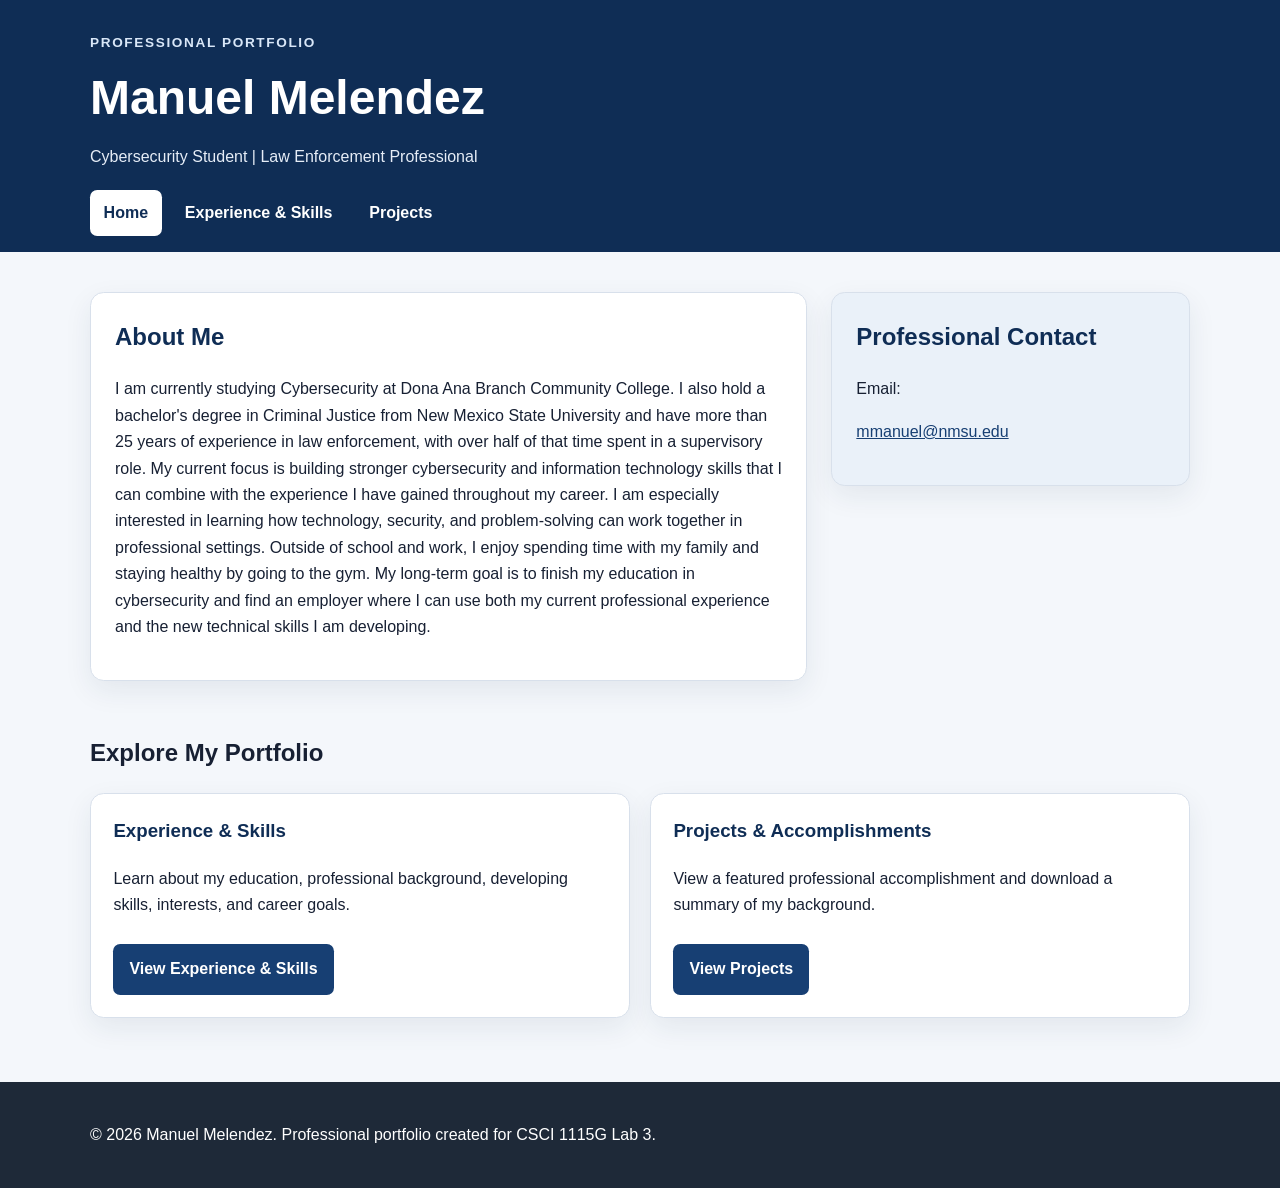
<file: index.html>
<!DOCTYPE html>
<html lang="en">
<head>
  <meta charset="UTF-8">
  <meta name="viewport" content="width=device-width, initial-scale=1.0">
  <meta name="description" content="Professional portfolio website for Manuel Melendez, Cybersecurity student at Dona Ana Branch Community College.">
  <title>Manuel Melendez | Cybersecurity Portfolio</title>
  <link rel="stylesheet" href="styles.css">
</head>
<body>
  <a class="skip-link" href="#main-content">Skip to main content</a>

  <header class="site-header">
    <div class="container header-inner">
      <div>
        <p class="eyebrow">Professional Portfolio</p>
        <h1>Manuel Melendez</h1>
        <p class="subtitle">Cybersecurity Student | Law Enforcement Professional</p>
      </div>
      <nav aria-label="Main navigation">
        <a class="active" href="index.html">Home</a>
        <a href="experience.html">Experience &amp; Skills</a>
        <a href="projects.html">Projects</a>
      </nav>
    </div>
  </header>

  <main id="main-content">
    <section class="hero container">
      <div class="hero-card">
        <h2>About Me</h2>
        <p>
          I am currently studying Cybersecurity at Dona Ana Branch Community College. I also hold a
          bachelor's degree in Criminal Justice from New Mexico State University and have more than
          25 years of experience in law enforcement, with over half of that time spent in a supervisory
          role. My current focus is building stronger cybersecurity and information technology skills
          that I can combine with the experience I have gained throughout my career. I am especially
          interested in learning how technology, security, and problem-solving can work together in
          professional settings. Outside of school and work, I enjoy spending time with my family and
          staying healthy by going to the gym. My long-term goal is to finish my education in
          cybersecurity and find an employer where I can use both my current professional experience
          and the new technical skills I am developing.
        </p>
      </div>

      <aside class="contact-card" aria-labelledby="contact-heading">
        <h2 id="contact-heading">Professional Contact</h2>
        <p>Email:</p>
        <p><a href="mailto:mmanuel@nmsu.edu">mmanuel@nmsu.edu</a></p>
      </aside>
    </section>

    <section class="container quick-links" aria-labelledby="explore-heading">
      <h2 id="explore-heading">Explore My Portfolio</h2>
      <div class="card-grid">
        <article class="info-card">
          <h3>Experience &amp; Skills</h3>
          <p>Learn about my education, professional background, developing skills, interests, and career goals.</p>
          <a class="button" href="experience.html">View Experience &amp; Skills</a>
        </article>

        <article class="info-card">
          <h3>Projects &amp; Accomplishments</h3>
          <p>View a featured professional accomplishment and download a summary of my background.</p>
          <a class="button" href="projects.html">View Projects</a>
        </article>
      </div>
    </section>
  </main>

  <footer>
    <div class="container">
      <p>&copy; 2026 Manuel Melendez. Professional portfolio created for CSCI 1115G Lab 3.</p>
    </div>
  </footer>
</body>
</html>
</file>
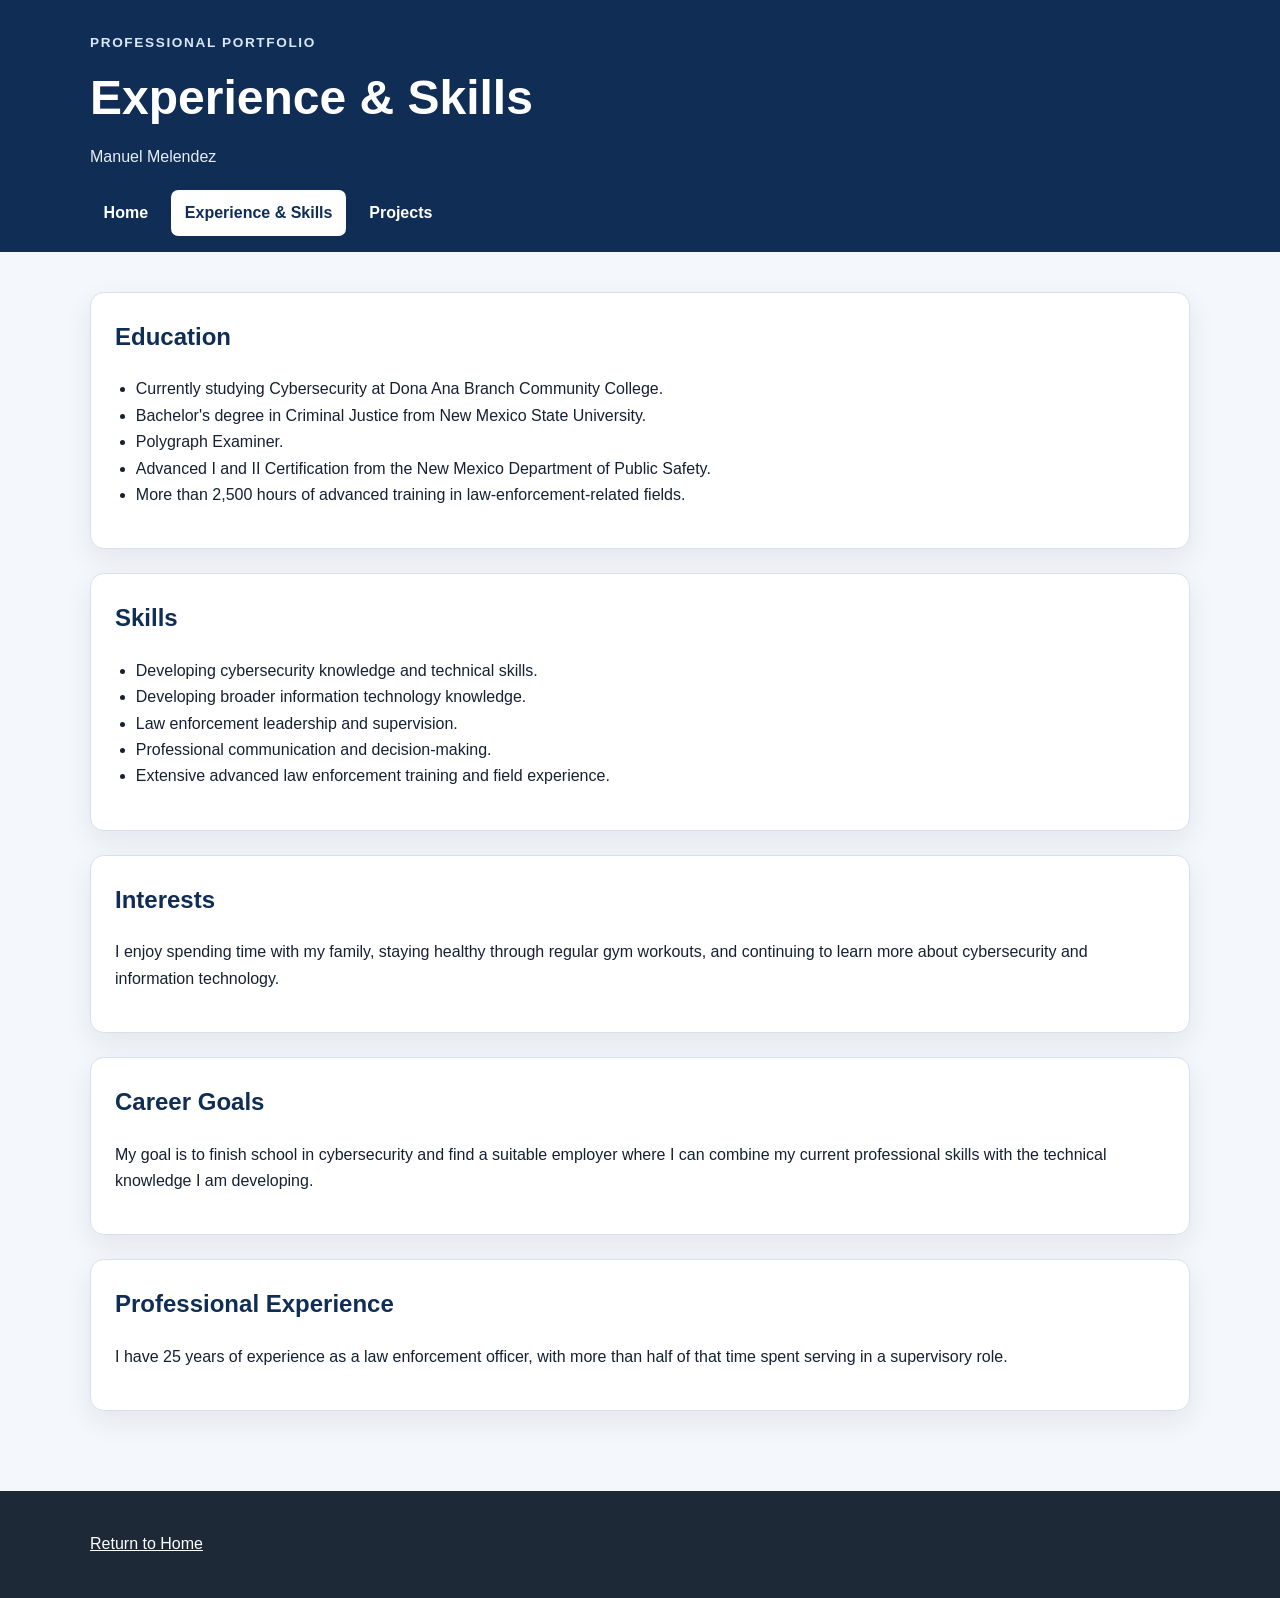
<file: experience.html>
<!DOCTYPE html>
<html lang="en">
<head>
  <meta charset="UTF-8">
  <meta name="viewport" content="width=device-width, initial-scale=1.0">
  <meta name="description" content="Education, skills, interests, and career goals for Manuel Melendez.">
  <title>Experience & Skills | Manuel Melendez</title>
  <link rel="stylesheet" href="styles.css">
</head>
<body>
  <a class="skip-link" href="#main-content">Skip to main content</a>

  <header class="site-header">
    <div class="container header-inner">
      <div>
        <p class="eyebrow">Professional Portfolio</p>
        <h1>Experience &amp; Skills</h1>
        <p class="subtitle">Manuel Melendez</p>
      </div>
      <nav aria-label="Main navigation">
        <a href="index.html">Home</a>
        <a class="active" href="experience.html">Experience &amp; Skills</a>
        <a href="projects.html">Projects</a>
      </nav>
    </div>
  </header>

  <main id="main-content" class="container content-page">
    <section class="content-card">
      <h2>Education</h2>
      <ul>
        <li>Currently studying Cybersecurity at Dona Ana Branch Community College.</li>
        <li>Bachelor's degree in Criminal Justice from New Mexico State University.</li>
        <li>Polygraph Examiner.</li>
        <li>Advanced I and II Certification from the New Mexico Department of Public Safety.</li>
        <li>More than 2,500 hours of advanced training in law-enforcement-related fields.</li>
      </ul>
    </section>

    <section class="content-card">
      <h2>Skills</h2>
      <ul>
        <li>Developing cybersecurity knowledge and technical skills.</li>
        <li>Developing broader information technology knowledge.</li>
        <li>Law enforcement leadership and supervision.</li>
        <li>Professional communication and decision-making.</li>
        <li>Extensive advanced law enforcement training and field experience.</li>
      </ul>
    </section>

    <section class="content-card">
      <h2>Interests</h2>
      <p>
        I enjoy spending time with my family, staying healthy through regular gym workouts,
        and continuing to learn more about cybersecurity and information technology.
      </p>
    </section>

    <section class="content-card">
      <h2>Career Goals</h2>
      <p>
        My goal is to finish school in cybersecurity and find a suitable employer where I can
        combine my current professional skills with the technical knowledge I am developing.
      </p>
    </section>

    <section class="content-card">
      <h2>Professional Experience</h2>
      <p>
        I have 25 years of experience as a law enforcement officer, with more than half of that
        time spent serving in a supervisory role.
      </p>
    </section>
  </main>

  <footer>
    <div class="container">
      <p><a href="index.html">Return to Home</a></p>
    </div>
  </footer>
</body>
</html>
</file>
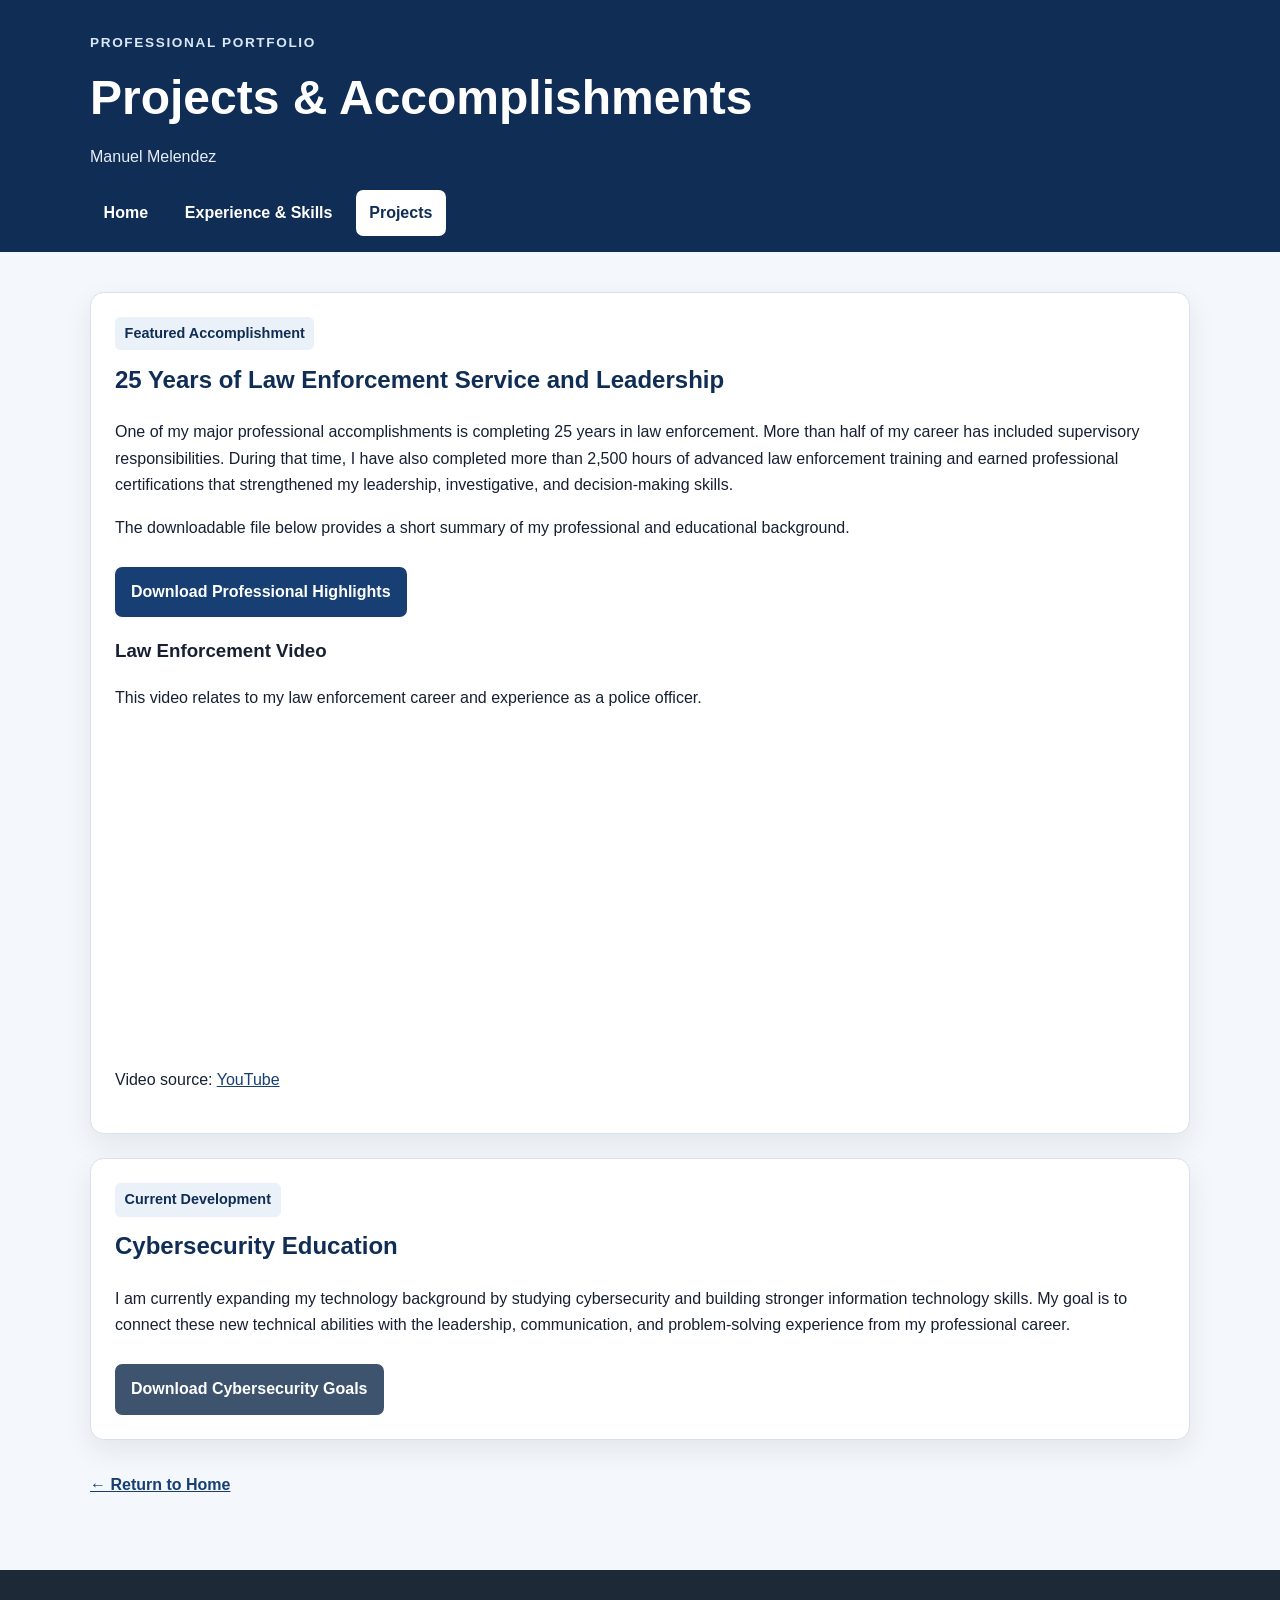
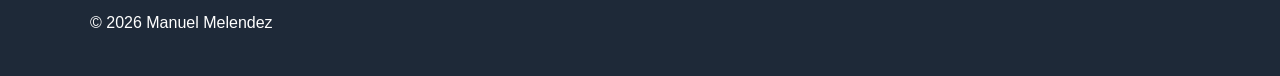
<file: projects.html>
<!DOCTYPE html>
<html lang="en">
<head>
  <meta charset="UTF-8">
  <meta name="viewport" content="width=device-width, initial-scale=1.0">
  <meta name="description" content="Projects and accomplishments for Manuel Melendez.">
  <title>Projects | Manuel Melendez</title>
  <link rel="stylesheet" href="styles.css">
</head>
<body>
  <a class="skip-link" href="#main-content">Skip to main content</a>

  <header class="site-header">
    <div class="container header-inner">
      <div>
        <p class="eyebrow">Professional Portfolio</p>
        <h1>Projects &amp; Accomplishments</h1>
        <p class="subtitle">Manuel Melendez</p>
      </div>
      <nav aria-label="Main navigation">
        <a href="index.html">Home</a>
        <a href="experience.html">Experience &amp; Skills</a>
        <a class="active" href="projects.html">Projects</a>
      </nav>
    </div>
  </header>

  <main id="main-content" class="container content-page">
    <section class="project-card" aria-labelledby="project-one-title">
      <p class="tag">Featured Accomplishment</p>
      <h2 id="project-one-title">25 Years of Law Enforcement Service and Leadership</h2>
      <p>
        One of my major professional accomplishments is completing 25 years in law enforcement.
        More than half of my career has included supervisory responsibilities. During that time,
        I have also completed more than 2,500 hours of advanced law enforcement training and earned
        professional certifications that strengthened my leadership, investigative, and decision-making skills.
      </p>
      <p>
        The downloadable file below provides a short summary of my professional and educational background.
      </p>
      <a class="button" href="professional-highlights.txt" download>Download Professional Highlights</a>
      <h3>Law Enforcement Video</h3>

<p>
  This video relates to my law enforcement career and experience as a police officer.
</p>

<iframe
  width="560"
  height="315"
  src="https://www.youtube.com/embed/KQ1YsyZMaaU"
  title="Law Enforcement Video"
  frameborder="0"
  allow="accelerometer; autoplay; clipboard-write; encrypted-media; gyroscope; picture-in-picture"
  allowfullscreen>
</iframe>

<p>
  Video source:
  <a href="https://youtu.be/KQ1YsyZMaaU?si=1RPKXEqtwSobwnwn"
     target="_blank"
     rel="noopener noreferrer">
    YouTube
  </a>
</p>
    </section>

    <section class="project-card" aria-labelledby="project-two-title">
      <p class="tag">Current Development</p>
      <h2 id="project-two-title">Cybersecurity Education</h2>
      <p>
        I am currently expanding my technology background by studying cybersecurity and building
        stronger information technology skills. My goal is to connect these new technical abilities
        with the leadership, communication, and problem-solving experience from my professional career.
      </p>
      <a class="button secondary" href="cybersecurity-education-goals.txt" download>Download Cybersecurity Goals</a>
    </section>

    <p class="back-home"><a href="index.html">&larr; Return to Home</a></p>
  </main>

  <footer>
    <div class="container">
      <p>&copy; 2026 Manuel Melendez</p>
    </div>
  </footer>
</body>
</html>
</file>
<file: styles.css>
/* Manuel Melendez - CSCI 1115G Lab 3 Portfolio */

:root {
  --bg: #f4f7fb;
  --surface: #ffffff;
  --text: #172033;
  --muted: #526078;
  --primary: #173f73;
  --primary-dark: #0f2d55;
  --border: #d8e0eb;
  --accent-bg: #eaf1f9;
  --shadow: 0 10px 28px rgba(24, 47, 78, 0.08);
}

* {
  box-sizing: border-box;
}

html {
  scroll-behavior: smooth;
}

body {
  margin: 0;
  font-family: Arial, Helvetica, sans-serif;
  line-height: 1.65;
  color: var(--text);
  background: var(--bg);
}

a {
  color: var(--primary);
}

a:focus,
button:focus {
  outline: 3px solid #111111;
  outline-offset: 3px;
}

.skip-link {
  position: absolute;
  left: -9999px;
  top: 0;
  background: #ffffff;
  color: #000000;
  padding: 0.75rem 1rem;
  z-index: 1000;
}

.skip-link:focus {
  left: 1rem;
  top: 1rem;
}

.container {
  width: min(1100px, 92%);
  margin: 0 auto;
}

.site-header {
  background: var(--primary-dark);
  color: #ffffff;
  padding: 2rem 0 1rem;
}

.header-inner {
  display: flex;
  flex-direction: column;
  gap: 1.25rem;
}

.site-header h1 {
  margin: 0;
  font-size: clamp(2rem, 4vw, 3rem);
}

.eyebrow {
  margin: 0 0 0.25rem;
  font-size: 0.85rem;
  font-weight: bold;
  letter-spacing: 0.12em;
  text-transform: uppercase;
  color: #d9e7f8;
}

.subtitle {
  margin: 0.4rem 0 0;
  color: #e6edf7;
}

nav {
  display: flex;
  flex-wrap: wrap;
  gap: 0.6rem;
}

nav a {
  color: #ffffff;
  text-decoration: none;
  font-weight: bold;
  padding: 0.6rem 0.85rem;
  border-radius: 0.45rem;
}

nav a:hover,
nav a.active {
  background: #ffffff;
  color: var(--primary-dark);
}

.hero {
  display: grid;
  grid-template-columns: 2fr 1fr;
  gap: 1.5rem;
  padding: 2.5rem 0 1.5rem;
}

.hero-card,
.contact-card,
.info-card,
.content-card,
.project-card {
  background: var(--surface);
  border: 1px solid var(--border);
  border-radius: 0.85rem;
  box-shadow: var(--shadow);
}

.hero-card,
.contact-card,
.content-card,
.project-card {
  padding: 1.5rem;
}

.hero-card h2,
.contact-card h2,
.content-card h2,
.project-card h2 {
  margin-top: 0;
  color: var(--primary-dark);
}

.contact-card {
  align-self: start;
  background: var(--accent-bg);
}

.quick-links {
  padding: 0.5rem 0 3rem;
}

.card-grid {
  display: grid;
  grid-template-columns: repeat(2, 1fr);
  gap: 1.25rem;
}

.info-card {
  padding: 1.4rem;
}

.info-card h3 {
  margin-top: 0;
  color: var(--primary-dark);
}

.button {
  display: inline-block;
  margin-top: 0.6rem;
  padding: 0.75rem 1rem;
  background: var(--primary);
  color: #ffffff;
  text-decoration: none;
  font-weight: bold;
  border-radius: 0.45rem;
}

.button:hover {
  background: var(--primary-dark);
}

.button.secondary {
  background: #3d536e;
}

.content-page {
  padding: 2.5rem 0;
}

.content-card,
.project-card {
  margin-bottom: 1.5rem;
}

.content-card ul {
  padding-left: 1.3rem;
}

.tag {
  display: inline-block;
  margin: 0 0 0.6rem;
  padding: 0.3rem 0.6rem;
  background: var(--accent-bg);
  color: var(--primary-dark);
  font-weight: bold;
  border-radius: 0.35rem;
  font-size: 0.9rem;
}

.back-home {
  margin-top: 2rem;
  font-weight: bold;
}

footer {
  background: #1e2938;
  color: #ffffff;
  padding: 1.5rem 0;
  margin-top: 1rem;
}

footer a {
  color: #ffffff;
}

@media (max-width: 760px) {
  .hero,
  .card-grid {
    grid-template-columns: 1fr;
  }

  nav {
    flex-direction: column;
  }

  nav a {
    width: 100%;
  }
}
</file>
